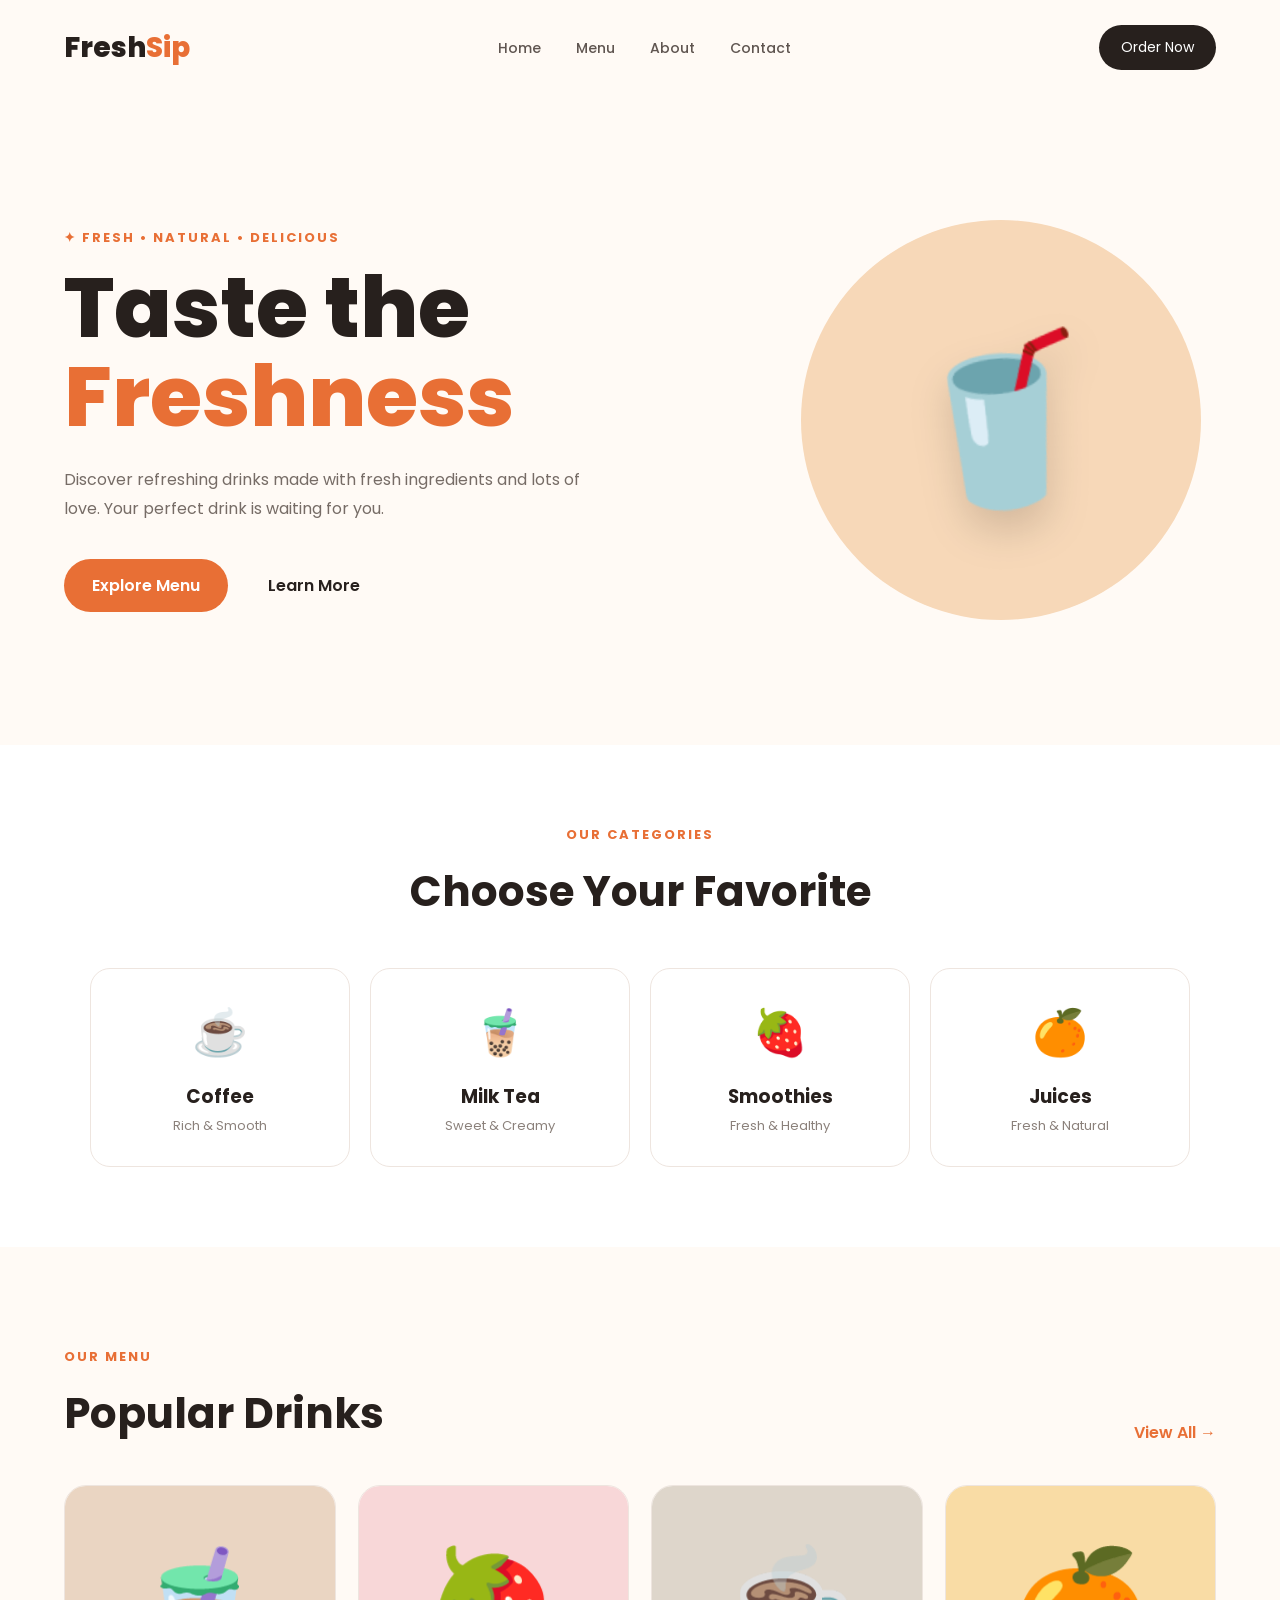
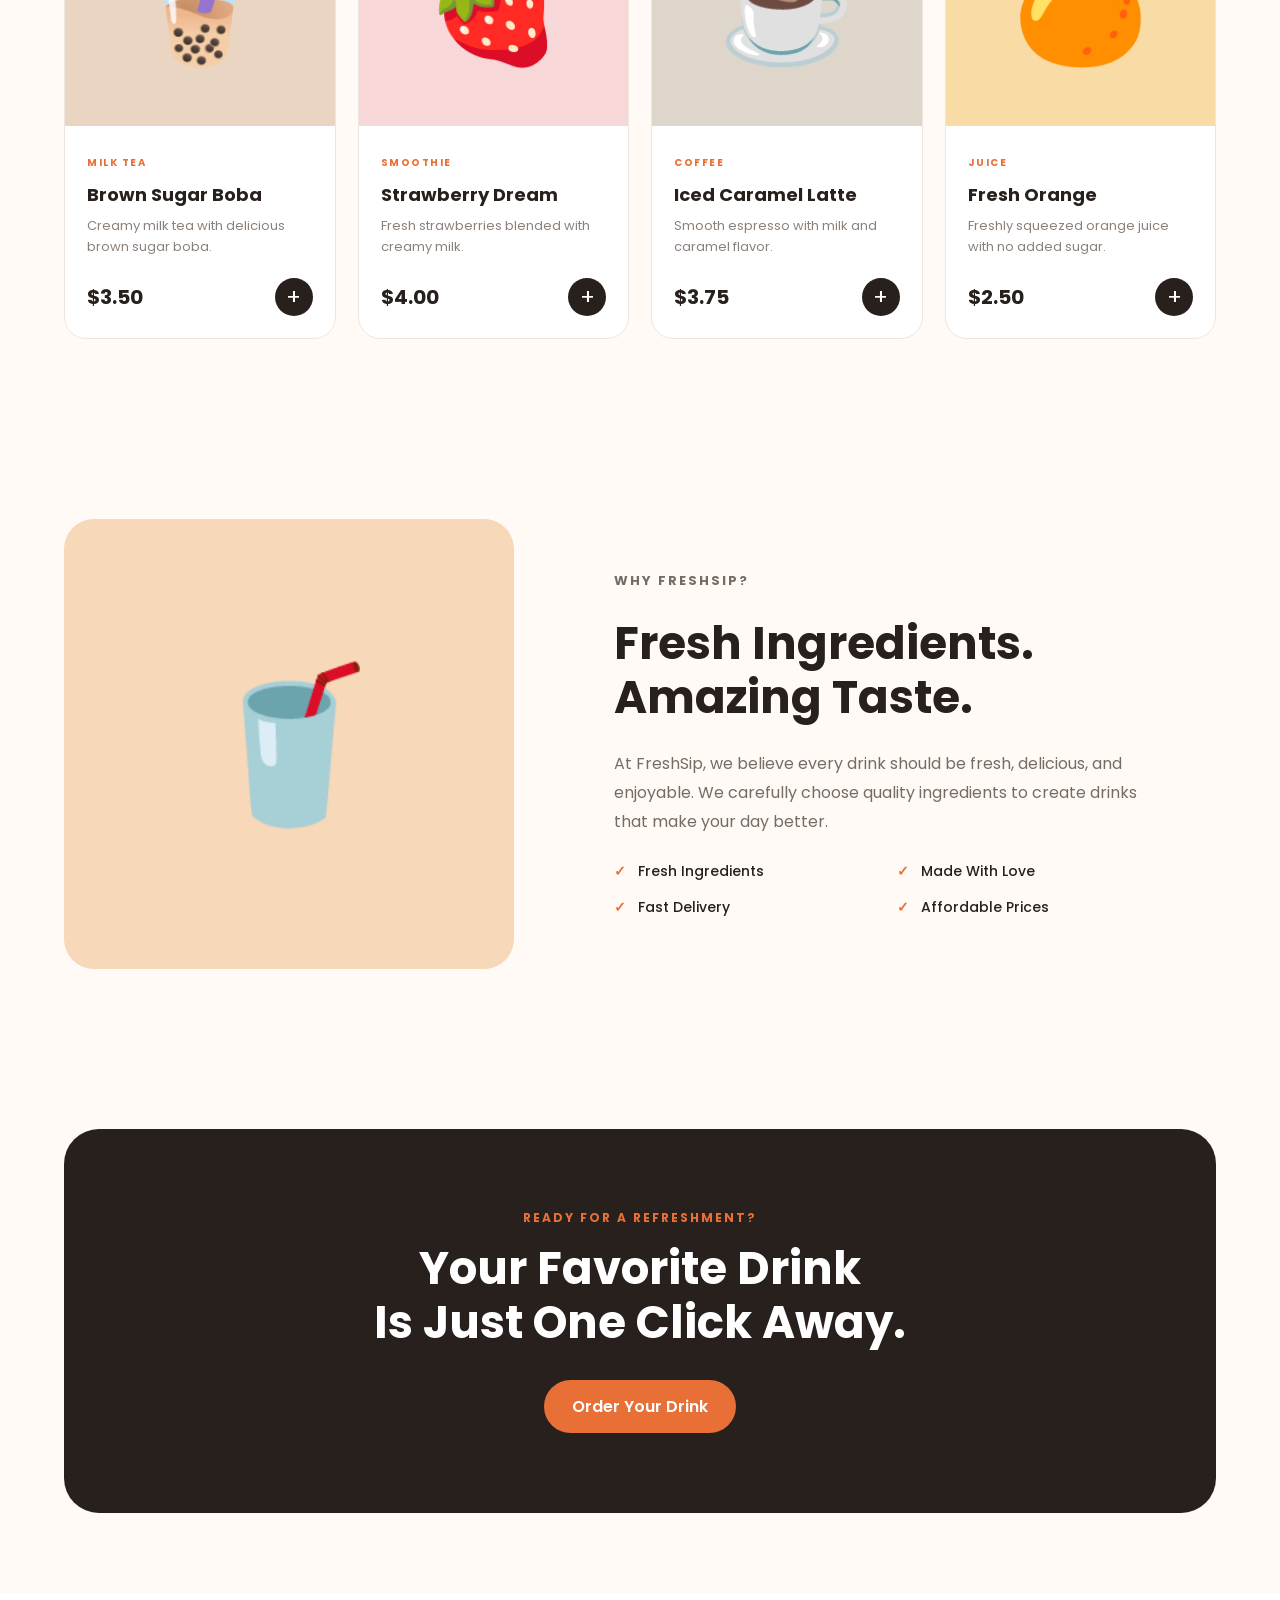
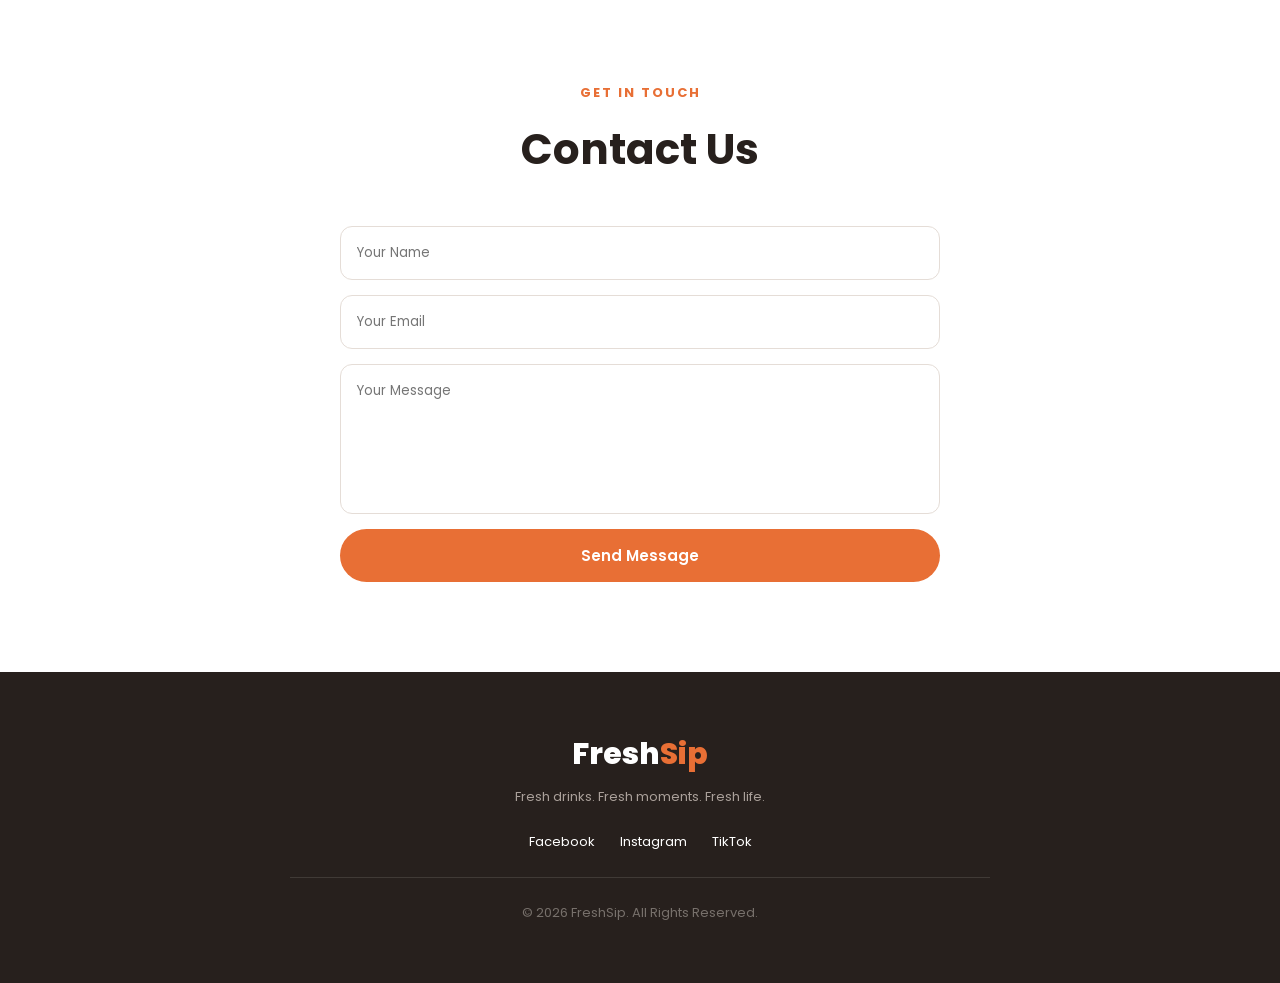
<file: index.html>
<!DOCTYPE html>
<html lang="en">
<head>
    <meta charset="UTF-8">
    <meta name="viewport" content="width=device-width, initial-scale=1.0">

    <title>FreshSip - Modern Drink Shop</title>

    <link rel="stylesheet" href="style.css">

    <!-- Google Font -->
    <link rel="preconnect" href="https://fonts.googleapis.com">
    <link rel="preconnect" href="https://fonts.gstatic.com" crossorigin>
    <link href="https://fonts.googleapis.com/css2?family=Poppins:wght@300;400;500;600;700;800&display=swap" rel="stylesheet">
</head>

<body>

    <!-- ================= NAVBAR ================= -->

    <header>
        <nav class="navbar">

            <a href="#" class="logo">
                Fresh<span>Sip</span>
            </a>

            <ul class="nav-links">
                <li><a href="#home">Home</a></li>
                <li><a href="#menu">Menu</a></li>
                <li><a href="#about">About</a></li>
                <li><a href="#contact">Contact</a></li>
            </ul>

            <a href="#menu" class="nav-btn">
                Order Now
            </a>

        </nav>
    </header>


    <!-- ================= HERO ================= -->

    <section class="hero" id="home">

        <div class="hero-content">

            <p class="small-title">
                ✦ FRESH • NATURAL • DELICIOUS
            </p>

            <h1>
                Taste the <span>Freshness</span>
            </h1>

            <p class="hero-text">
                Discover refreshing drinks made with fresh ingredients
                and lots of love. Your perfect drink is waiting for you.
            </p>

            <div class="hero-buttons">
                <a href="#menu" class="primary-btn">
                    Explore Menu
                </a>

                <a href="#about" class="secondary-btn">
                    Learn More
                </a>
            </div>

        </div>

        <div class="hero-image">

            <div class="circle"></div>

            <div class="drink">
                🥤
            </div>

        </div>

    </section>


    <!-- ================= CATEGORIES ================= -->

    <section class="categories">

        <p class="section-label">
            OUR CATEGORIES
        </p>

        <h2>
            Choose Your Favorite
        </h2>

        <div class="category-container">

            <div class="category">
                <div class="category-icon">☕</div>
                <h3>Coffee</h3>
                <p>Rich & Smooth</p>
            </div>

            <div class="category">
                <div class="category-icon">🧋</div>
                <h3>Milk Tea</h3>
                <p>Sweet & Creamy</p>
            </div>

            <div class="category">
                <div class="category-icon">🍓</div>
                <h3>Smoothies</h3>
                <p>Fresh & Healthy</p>
            </div>

            <div class="category">
                <div class="category-icon">🍊</div>
                <h3>Juices</h3>
                <p>Fresh & Natural</p>
            </div>

        </div>

    </section>


    <!-- ================= MENU ================= -->

    <section class="menu" id="menu">

        <div class="section-heading">

            <div>
                <p class="section-label">
                    OUR MENU
                </p>

                <h2>
                    Popular Drinks
                </h2>
            </div>

            <a href="#" class="view-all">
                View All →
            </a>

        </div>


        <div class="drink-container">

            <!-- Drink 1 -->

            <div class="drink-card">

                <div class="drink-image drink-one">
                    🧋
                </div>

                <div class="drink-info">

                    <span class="drink-type">
                        MILK TEA
                    </span>

                    <h3>
                        Brown Sugar Boba
                    </h3>

                    <p>
                        Creamy milk tea with delicious brown sugar boba.
                    </p>

                    <div class="card-bottom">

                        <strong>
                            $3.50
                        </strong>

                        <button>
                            +
                        </button>

                    </div>

                </div>

            </div>


            <!-- Drink 2 -->

            <div class="drink-card">

                <div class="drink-image drink-two">
                    🍓
                </div>

                <div class="drink-info">

                    <span class="drink-type">
                        SMOOTHIE
                    </span>

                    <h3>
                        Strawberry Dream
                    </h3>

                    <p>
                        Fresh strawberries blended with creamy milk.
                    </p>

                    <div class="card-bottom">

                        <strong>
                            $4.00
                        </strong>

                        <button>
                            +
                        </button>

                    </div>

                </div>

            </div>


            <!-- Drink 3 -->

            <div class="drink-card">

                <div class="drink-image drink-three">
                    ☕
                </div>

                <div class="drink-info">

                    <span class="drink-type">
                        COFFEE
                    </span>

                    <h3>
                        Iced Caramel Latte
                    </h3>

                    <p>
                        Smooth espresso with milk and caramel flavor.
                    </p>

                    <div class="card-bottom">

                        <strong>
                            $3.75
                        </strong>

                        <button>
                            +
                        </button>

                    </div>

                </div>

            </div>


            <!-- Drink 4 -->

            <div class="drink-card">

                <div class="drink-image drink-four">
                    🍊
                </div>

                <div class="drink-info">

                    <span class="drink-type">
                        JUICE
                    </span>

                    <h3>
                        Fresh Orange
                    </h3>

                    <p>
                        Freshly squeezed orange juice with no added sugar.
                    </p>

                    <div class="card-bottom">

                        <strong>
                            $2.50
                        </strong>

                        <button>
                            +
                        </button>

                    </div>

                </div>

            </div>

        </div>

    </section>


    <!-- ================= ABOUT ================= -->

    <section class="about" id="about">

        <div class="about-image">
            🥤
        </div>

        <div class="about-content">

            <p class="section-label">
                WHY FRESHSIP?
            </p>

            <h2>
                Fresh Ingredients.<br>
                Amazing Taste.
            </h2>

            <p>
                At FreshSip, we believe every drink should be fresh,
                delicious, and enjoyable. We carefully choose quality
                ingredients to create drinks that make your day better.
            </p>

            <div class="features">

                <div>
                    <span>✓</span>
                    Fresh Ingredients
                </div>

                <div>
                    <span>✓</span>
                    Made With Love
                </div>

                <div>
                    <span>✓</span>
                    Fast Delivery
                </div>

                <div>
                    <span>✓</span>
                    Affordable Prices
                </div>

            </div>

        </div>

    </section>


    <!-- ================= CTA ================= -->

    <section class="cta">

        <div>

            <p>
                READY FOR A REFRESHMENT?
            </p>

            <h2>
                Your Favorite Drink<br>
                Is Just One Click Away.
            </h2>

            <a href="#menu" class="primary-btn">
                Order Your Drink
            </a>

        </div>

    </section>


    <!-- ================= CONTACT ================= -->

    <section class="contact" id="contact">

        <p class="section-label">
            GET IN TOUCH
        </p>

        <h2>
            Contact Us
        </h2>

        <form>

            <input
                type="text"
                placeholder="Your Name"
                required
            >

            <input
                type="email"
                placeholder="Your Email"
                required
            >

            <textarea
                placeholder="Your Message"
                required
            ></textarea>

            <button type="submit">
                Send Message
            </button>

        </form>

    </section>


    <!-- ================= FOOTER ================= -->

    <footer>

        <div class="footer-logo">
            Fresh<span>Sip</span>
        </div>

        <p>
            Fresh drinks. Fresh moments. Fresh life.
        </p>

        <div class="social">
            <a href="#">Facebook</a>
            <a href="#">Instagram</a>
            <a href="#">TikTok</a>
        </div>

        <hr>

        <p class="copyright">
            © 2026 FreshSip. All Rights Reserved.
        </p>

    </footer>

</body>
</html>
</file>
<file: style.css>
/* =========================
   RESET
========================= */

* {
    margin: 0;
    padding: 0;
    box-sizing: border-box;
}

html {
    scroll-behavior: smooth;
}

body {
    font-family: "Poppins", sans-serif;
    background: #fffaf5;
    color: #27201d;
}

a {
    text-decoration: none;
}

button {
    font-family: inherit;
}


/* =========================
   NAVBAR
========================= */

header {
    width: 100%;
    background: #fffaf5;
}

.navbar {
    width: 90%;
    max-width: 1200px;

    margin: auto;
    padding: 25px 0;

    display: flex;
    align-items: center;
    justify-content: space-between;
}

.logo {
    font-size: 28px;
    font-weight: 800;
    color: #27201d;
}

.logo span,
.footer-logo span {
    color: #e86f35;
}

.nav-links {
    display: flex;
    gap: 35px;
    list-style: none;
}

.nav-links a {
    color: #5f5550;
    font-size: 14px;
    font-weight: 500;

    transition: 0.3s;
}

.nav-links a:hover {
    color: #e86f35;
}

.nav-btn {
    background: #27201d;
    color: white;

    padding: 12px 22px;
    border-radius: 30px;

    font-size: 14px;

    transition: 0.3s;
}

.nav-btn:hover {
    background: #e86f35;
    transform: translateY(-2px);
}


/* =========================
   HERO
========================= */

.hero {
    width: 90%;
    max-width: 1200px;

    min-height: 650px;
    margin: auto;

    display: flex;
    align-items: center;
    justify-content: space-between;

    gap: 50px;
}

.hero-content {
    max-width: 600px;
}

.small-title,
.section-label {
    color: #e86f35;

    font-size: 13px;
    font-weight: 700;

    letter-spacing: 2px;

    margin-bottom: 15px;
}

.hero h1 {
    font-size: clamp(50px, 7vw, 85px);
    line-height: 1.05;

    font-weight: 800;

    margin-bottom: 25px;
}

.hero h1 span {
    color: #e86f35;
}

.hero-text {
    color: #766c66;

    font-size: 16px;
    line-height: 1.8;

    max-width: 520px;

    margin-bottom: 35px;
}

.hero-buttons {
    display: flex;
    gap: 15px;
    align-items: center;
}

.primary-btn {
    display: inline-block;

    background: #e86f35;
    color: white;

    padding: 14px 28px;

    border-radius: 30px;

    font-weight: 600;

    transition: 0.3s;
}

.primary-btn:hover {
    transform: translateY(-4px);
    box-shadow: 0 10px 25px rgba(232, 111, 53, 0.3);
}

.secondary-btn {
    color: #27201d;

    padding: 14px 25px;

    font-weight: 600;

    transition: 0.3s;
}

.secondary-btn:hover {
    color: #e86f35;
}


/* Hero Drink */

.hero-image {
    width: 430px;
    height: 430px;

    position: relative;

    display: flex;
    align-items: center;
    justify-content: center;
}

.circle {
    position: absolute;

    width: 400px;
    height: 400px;

    border-radius: 50%;

    background: #f7d8b8;
}

.drink {
    position: relative;

    width: 220px;
    height: 300px;

    display: flex;
    justify-content: center;
    align-items: center;

    font-size: 160px;

    transform: rotate(-5deg);

    filter: drop-shadow(0 20px 20px rgba(0, 0, 0, 0.15));
}


/* =========================
   CATEGORIES
========================= */

.categories {
    background: white;

    text-align: center;

    padding: 80px 5%;
}

.categories h2,
.menu h2,
.contact h2 {
    font-size: 42px;

    margin-bottom: 45px;
}

.category-container {
    max-width: 1100px;

    margin: auto;

    display: grid;
    grid-template-columns: repeat(4, 1fr);

    gap: 20px;
}

.category {
    padding: 30px 20px;

    border: 1px solid #eee5df;

    border-radius: 20px;

    transition: 0.3s;
}

.category:hover {
    transform: translateY(-8px);

    box-shadow: 0 15px 35px rgba(0, 0, 0, 0.08);
}

.category-icon {
    font-size: 45px;

    margin-bottom: 15px;
}

.category h3 {
    margin-bottom: 5px;
}

.category p {
    color: #8b817b;

    font-size: 13px;
}


/* =========================
   MENU
========================= */

.menu {
    width: 90%;
    max-width: 1200px;

    margin: auto;

    padding: 100px 0;
}

.section-heading {
    display: flex;

    justify-content: space-between;
    align-items: end;

    margin-bottom: 40px;
}

.section-heading h2 {
    margin-bottom: 0;
}

.view-all {
    color: #e86f35;

    font-weight: 600;
}


/* Drink Cards */

.drink-container {
    display: grid;

    grid-template-columns: repeat(4, 1fr);

    gap: 22px;
}

.drink-card {
    background: white;

    border-radius: 22px;

    overflow: hidden;

    border: 1px solid #eee5df;

    transition: 0.3s;
}

.drink-card:hover {
    transform: translateY(-8px);

    box-shadow: 0 20px 40px rgba(0, 0, 0, 0.08);
}

.drink-image {
    height: 240px;

    display: flex;
    align-items: center;
    justify-content: center;

    font-size: 110px;
}

.drink-one {
    background: #ead5c2;
}

.drink-two {
    background: #f8d7d8;
}

.drink-three {
    background: #ded6cb;
}

.drink-four {
    background: #f9dca5;
}

.drink-info {
    padding: 22px;
}

.drink-type {
    color: #e86f35;

    font-size: 10px;
    font-weight: 700;

    letter-spacing: 1.5px;
}

.drink-info h3 {
    margin: 8px 0;

    font-size: 18px;
}

.drink-info p {
    color: #8b817b;

    font-size: 13px;

    line-height: 1.6;

    margin-bottom: 20px;
}

.card-bottom {
    display: flex;

    align-items: center;
    justify-content: space-between;
}

.card-bottom strong {
    font-size: 20px;
}

.card-bottom button {
    width: 38px;
    height: 38px;

    border: none;

    border-radius: 50%;

    background: #27201d;
    color: white;

    font-size: 22px;

    cursor: pointer;

    transition: 0.3s;
}

.card-bottom button:hover {
    background: #e86f35;
    transform: rotate(90deg);
}


/* =========================
   ABOUT
========================= */

.about {
    width: 90%;
    max-width: 1200px;

    margin: auto;

    padding: 80px 0;

    display: flex;

    align-items: center;

    gap: 100px;
}

.about-image {
    min-width: 450px;
    height: 450px;

    border-radius: 30px;

    background: #f7d8b8;

    display: flex;
    align-items: center;
    justify-content: center;

    font-size: 150px;
}

.about-content {
    max-width: 550px;
}

.about-content h2 {
    font-size: 45px;

    line-height: 1.2;

    margin-bottom: 25px;
}

.about-content > p {
    color: #766c66;

    line-height: 1.8;

    margin-bottom: 25px;
}

.features {
    display: grid;

    grid-template-columns: 1fr 1fr;

    gap: 15px;
}

.features div {
    font-size: 14px;
    font-weight: 500;
}

.features span {
    color: #e86f35;

    font-weight: 800;

    margin-right: 8px;
}


/* =========================
   CTA
========================= */

.cta {
    margin: 80px auto;

    width: 90%;
    max-width: 1200px;

    padding: 80px;

    text-align: center;

    border-radius: 35px;

    background: #27201d;

    color: white;
}

.cta p {
    color: #e86f35;

    font-size: 12px;
    font-weight: 700;

    letter-spacing: 2px;

    margin-bottom: 15px;
}

.cta h2 {
    font-size: 45px;

    line-height: 1.2;

    margin-bottom: 30px;
}


/* =========================
   CONTACT
========================= */

.contact {
    background: white;

    padding: 90px 20px;

    text-align: center;
}

.contact form {
    max-width: 600px;

    margin: auto;

    display: flex;

    flex-direction: column;

    gap: 15px;
}

.contact input,
.contact textarea {
    width: 100%;

    border: 1px solid #e5ddd7;

    border-radius: 12px;

    padding: 16px;

    font-family: inherit;

    outline: none;

    transition: 0.3s;
}

.contact input:focus,
.contact textarea:focus {
    border-color: #e86f35;
}

.contact textarea {
    height: 150px;

    resize: none;
}

.contact button {
    padding: 15px;

    border: none;

    border-radius: 30px;

    background: #e86f35;

    color: white;

    font-size: 15px;
    font-weight: 600;

    cursor: pointer;

    transition: 0.3s;
}

.contact button:hover {
    background: #27201d;
}


/* =========================
   FOOTER
========================= */

footer {
    background: #27201d;

    color: white;

    text-align: center;

    padding: 60px 20px;
}

.footer-logo {
    font-size: 30px;

    font-weight: 800;

    margin-bottom: 10px;
}

footer > p {
    color: #aaa09a;

    font-size: 13px;
}

.social {
    margin: 25px 0;

    display: flex;

    justify-content: center;

    gap: 25px;
}

.social a {
    color: white;

    font-size: 13px;

    transition: 0.3s;
}

.social a:hover {
    color: #e86f35;
}

footer hr {
    border: none;

    border-top: 1px solid #403a36;

    margin: 25px auto;

    max-width: 700px;
}

.copyright {
    color: #77706b !important;
}


/* =========================
   RESPONSIVE
========================= */

@media (max-width: 1000px) {

    .drink-container {
        grid-template-columns: repeat(2, 1fr);
    }

    .category-container {
        grid-template-columns: repeat(2, 1fr);
    }

    .about {
        gap: 50px;
    }

    .about-image {
        min-width: 350px;
        height: 350px;
    }
}


@media (max-width: 768px) {

    .navbar {
        flex-wrap: wrap;

        gap: 20px;
    }

    .nav-links {
        order: 3;

        width: 100%;

        justify-content: center;

        gap: 20px;
    }

    .hero {
        flex-direction: column;

        text-align: center;

        padding: 70px 0;
    }

    .hero-text {
        margin-left: auto;
        margin-right: auto;
    }

    .hero-buttons {
        justify-content: center;
    }

    .hero-image {
        width: 320px;
        height: 320px;
    }

    .circle {
        width: 300px;
        height: 300px;
    }

    .about {
        flex-direction: column;

        text-align: center;
    }

    .about-image {
        min-width: 100%;

        height: 350px;
    }

    .features {
        text-align: left;
    }

    .cta {
        padding: 60px 20px;
    }
}


@media (max-width: 550px) {

    .nav-btn {
        display: none;
    }

    .hero h1 {
        font-size: 48px;
    }

    .category-container,
    .drink-container {
        grid-template-columns: 1fr;
    }

    .categories h2,
    .menu h2,
    .contact h2 {
        font-size: 32px;
    }

    .section-heading {
        align-items: start;

        flex-direction: column;

        gap: 15px;
    }

    .about-content h2 {
        font-size: 35px;
    }

    .features {
        grid-template-columns: 1fr;
    }

    .cta h2 {
        font-size: 32px;
    }
}
</file>
